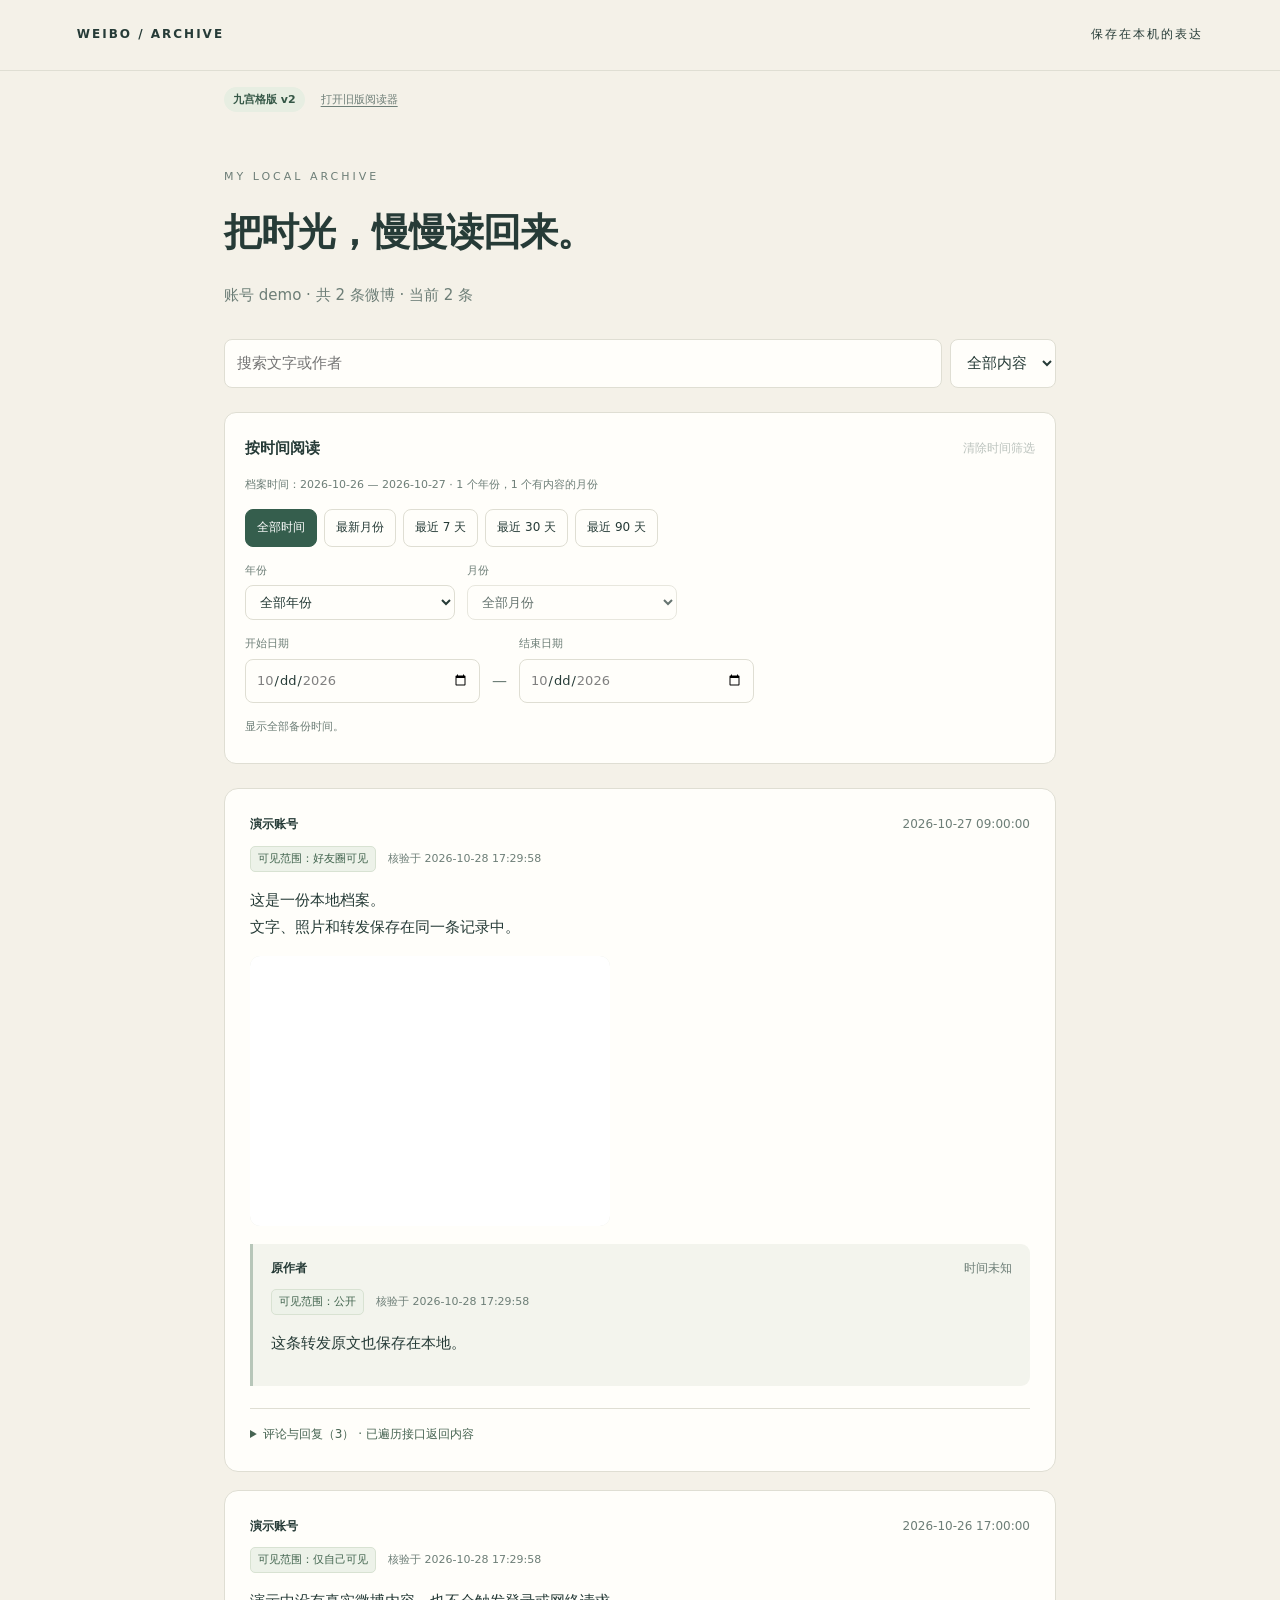
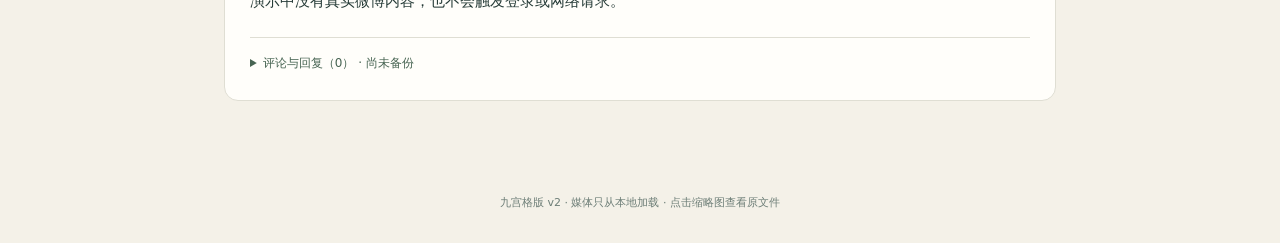
<file: demo/reader-v2.html>
<!doctype html>
<html lang="zh-CN"><head><meta charset="utf-8"><meta name="viewport" content="width=device-width,initial-scale=1"><meta name="referrer" content="no-referrer"><title>微博时光档案 · 九宫格版 v2</title><style>:root{--ink:#263b37;--muted:#6d7e77;--paper:#f4f1e8;--line:#dfded3}*{box-sizing:border-box}body{margin:0;background:var(--paper);color:var(--ink);font:15px/1.8 system-ui,"Microsoft YaHei",sans-serif}header{padding:24px 6vw;border-bottom:1px solid var(--line);display:flex;justify-content:space-between;font-size:12px;letter-spacing:2px}header a{color:inherit;text-decoration:none;font-weight:750}main{max-width:880px;margin:auto;padding:44px 24px}.eyebrow{letter-spacing:3px;font-size:11px;color:var(--muted)}h1{font-size:38px;letter-spacing:-1px;font-weight:600;margin:8px 0}.intro{margin-bottom:30px}.intro>p{color:var(--muted)}.filters{display:flex;gap:8px;flex-wrap:wrap;margin-bottom:24px}input,select,button{font:inherit;padding:10px 12px;border:1px solid var(--line);border-radius:8px;background:#fffefa;color:var(--ink)}#search{flex:1;min-width:180px}.post{background:#fffefa;border:1px solid var(--line);border-radius:14px;padding:25px;margin:18px 0}.meta{display:flex;flex-wrap:wrap;gap:12px;justify-content:space-between;font-size:12px;color:var(--muted)}.author{font-weight:650;color:var(--ink)}.text{white-space:pre-wrap;overflow-wrap:anywhere}.gallery{display:grid;grid-template-columns:repeat(2,minmax(0,1fr));gap:9px;margin-top:16px}.gallery img{width:100%;max-height:560px;object-fit:contain;background:#f2f1e9;border-radius:8px}.gallery video{width:100%;max-height:600px;grid-column:1/-1;border-radius:8px;background:#172721}.repost{border-left:3px solid #b7c6b9;background:#f3f4ed;padding:14px 18px;margin-top:18px;border-radius:0 9px 9px 0}.unavailable{font-size:12px;color:#965c3a;grid-column:1/-1}#more{display:block;margin:28px auto;cursor:pointer}footer{text-align:center;font-size:11px;color:var(--muted);padding:30px}@media(max-width:600px){main{padding:25px 14px}.post{padding:18px}h1{font-size:29px}.filters input[type=date]{width:45%}header span{display:none}.gallery{gap:6px}}
.comments{margin-top:22px;border-top:1px solid var(--line);padding-top:15px}.comments summary,.replies summary{cursor:pointer;font-size:12px;color:#476452}.comment{padding:14px 0;border-bottom:1px solid var(--line)}.comment .text{margin:8px 0}.comment-reference,.comment-note{font-size:11px;color:#8b704c;overflow-wrap:anywhere}.replies{border-left:2px solid #dce4d6;padding-left:10px;margin-top:12px}.replies .replies .replies{border-left:0;padding-left:0}.comment-more{font-size:11px;margin:12px 0;cursor:pointer}.comment .gallery{max-width:500px}
.reply-quote{margin:8px 0;padding:8px 12px;background:#f2f4ed;border-left:2px solid #b5c4ac;color:#687769;font-size:12px;white-space:pre-wrap;overflow-wrap:anywhere}
#more[hidden],.comment-more[hidden]{display:none}

.skipped-video{padding:12px;border:1px dashed var(--line);border-radius:8px}.skipped-video p{margin:0 0 6px}.skipped-video a{color:var(--ink)}

.visibility{display:flex;align-items:center;gap:8px 12px;flex-wrap:wrap;margin:10px 0 14px;font-size:11px}.visibility-badge{background:#edf2e9;color:#3f624c;border:1px solid #d8e2d2;border-radius:5px;padding:2px 7px}.visibility-badge[data-state=unknown]{background:#f3f0e8;color:#806e50;border-color:#e3dccb}.visibility-time{color:var(--muted)}.visibility-warning{color:#965c3a}
.time-filter{background:#fffefa;border:1px solid var(--line);border-radius:12px;padding:18px 20px;margin-bottom:24px}.time-heading{display:flex;align-items:center;justify-content:space-between;gap:12px}.time-heading h2{font-size:15px;font-weight:650;margin:0}.time-filter button,.empty-state button{font-size:12px;padding:7px 11px;cursor:pointer}.time-filter button:disabled{opacity:.45;cursor:default}.time-heading button{border:0;background:transparent;padding-right:0;color:var(--muted)}.time-hint{font-size:11px;line-height:1.8;color:var(--muted);margin:9px 0}.time-presets{display:flex;flex-wrap:wrap;gap:7px;margin:14px 0}.time-presets button[aria-pressed=true]{background:#355e4d;border-color:#355e4d;color:white}.time-fields{display:flex;align-items:flex-end;gap:12px;margin:14px 0;flex-wrap:wrap}.time-fields label{display:flex;flex-direction:column;gap:5px;flex:1;min-width:0;font-size:11px;color:var(--muted)}.time-fields select,.time-fields input{width:100%;min-width:0;padding:8px 10px;font-size:13px}.period-fields>label{max-width:210px}.month-nav{display:flex;gap:7px;flex-wrap:wrap;align-self:flex-end}.custom-dates{flex-wrap:nowrap}.custom-dates label{max-width:235px}.range-separator{padding-bottom:8px;color:var(--muted)}.unknown-dates{font-size:11px;color:var(--muted);display:flex;align-items:center;gap:6px}.unknown-dates input{accent-color:#355e4d}.range-error{font-size:12px;color:#9b4c32;margin-bottom:0}.empty-state{border:1px dashed var(--line);border-radius:12px;padding:24px;text-align:center;color:var(--muted);font-size:13px}.month-nav[hidden],.unknown-dates[hidden],.range-error[hidden],.empty-state[hidden],#empty-clear-dates[hidden]{display:none}:focus-visible{outline:3px solid #a4b9a0;outline-offset:3px}@media(max-width:600px){.time-filter{padding:15px}.period-fields>label{max-width:none}.month-nav{flex-basis:100%}.custom-dates{gap:7px}.custom-dates label{flex:1}.time-fields input[type=date]{padding:8px 5px}.time-heading button{font-size:11px}.time-presets button{padding:7px 9px}}

.reader-versions{max-width:880px;margin:16px auto 0;padding:0 24px;display:flex;gap:16px;align-items:center;flex-wrap:wrap;font-size:11px;color:var(--muted)}.reader-versions>span{background:#e7eee2;color:#345746;padding:3px 9px;border-radius:20px;font-weight:650}.reader-versions a{color:inherit;text-underline-offset:3px}.reader-versions [hidden]{display:none}
.media-grid{display:grid;grid-template-columns:repeat(3,minmax(0,1fr));gap:5px;width:min(100%,540px);margin-top:15px;border-radius:10px;overflow:hidden}.media-grid[data-count="1"]{grid-template-columns:1fr;width:min(100%,360px)}.media-grid[data-count="2"],.media-grid[data-count="4"]{grid-template-columns:repeat(2,minmax(0,1fr));width:min(100%,360px)}.media-tile{position:relative;display:block;aspect-ratio:1;margin:0;padding:0;border:0;border-radius:0;overflow:hidden;background:#e8ebe4;cursor:zoom-in;min-width:0;color:var(--ink)}.media-tile>img,.media-tile>video{display:block;width:100%;height:100%;object-fit:cover;pointer-events:none}.media-grid[data-count="1"] .media-tile{aspect-ratio:4/3}.media-grid[data-count="1"] .media-tile.long-image{aspect-ratio:3/4}.media-tile.long-image img{object-position:center top}.media-grid.single-video{width:min(100%,540px)}.media-grid.single-video .media-tile{aspect-ratio:16/9;background:#172721;cursor:pointer}.media-tile[data-kind=video]{cursor:pointer;background:#172721;color:white}.video-play{position:absolute;z-index:2;left:50%;top:50%;transform:translate(-50%,-50%);display:grid;place-items:center;width:48px;height:48px;background:#12251ab8;border:1px solid #ffffffb3;border-radius:50%;font-size:20px;padding-left:3px;color:white}.media-badge{position:absolute;right:6px;bottom:6px;background:#16271bd6;color:white;border-radius:4px;padding:1px 6px;font-size:10px;z-index:2}.media-overflow{position:absolute;inset:0;display:grid;place-items:center;background:#11251aae;color:white;font-size:30px;font-weight:600;z-index:3}.preview-fallback{position:absolute;inset:0;display:flex;align-items:center;justify-content:center;text-align:center;padding:10px;font-size:12px;background:#eef0e9;color:#687a6c}.media-tile[data-kind=video] .preview-fallback{color:#dce4d7;background:#172721;padding-top:70px}.media-tile.preview-error>img,.media-tile.preview-error>video{opacity:0}.unavailable-tile{border:1px dashed #cdd5c7}.media-count-note{font-size:11px;color:var(--muted);margin:7px 0}.comment .media-grid{max-width:330px}.comment .media-grid[data-count="1"]{max-width:230px}
body.viewer-open{overflow:hidden}.media-viewer{width:min(1100px,96vw);max-width:none;max-height:94vh;border:1px solid #526258;border-radius:12px;padding:0;background:#14231d;color:#eef1eb;overflow:hidden;box-shadow:0 18px 80px #0007}.media-viewer::backdrop{background:#07140de6}.viewer-bar{display:flex;gap:14px;align-items:center;justify-content:space-between;padding:12px 16px;border-bottom:1px solid #ffffff24;font-size:13px}.viewer-counter{margin-left:auto;font-size:12px;color:#c4d0c5}.media-viewer button,.media-viewer a{font-size:12px;color:#e7eee4;background:transparent;border:1px solid #ffffff40;border-radius:6px;padding:7px 11px;cursor:pointer}.media-viewer button:disabled{opacity:.3;cursor:default}.viewer-stage{height:70vh;min-height:180px;overflow:auto;display:flex;align-items:center;justify-content:center;flex-wrap:wrap;align-content:center;padding:12px;overscroll-behavior:contain;touch-action:pan-y}.viewer-stage>img,.viewer-stage>video{display:block;max-width:100%;max-height:100%;object-fit:contain}.viewer-stage>video{width:100%;height:100%}.viewer-tools{display:flex;flex-wrap:wrap;gap:9px;align-items:center;padding:12px 16px;border-top:1px solid #ffffff24}.viewer-tools>a{margin-left:auto;text-decoration:none}.viewer-tools [hidden]{display:none}.media-viewer.is-zoomed .viewer-stage{display:block}.media-viewer.is-zoomed .viewer-stage>img{max-width:none;max-height:none;width:auto;height:auto;margin:0 auto}.media-unavailable{max-width:600px;overflow-wrap:anywhere;color:#d0d9ca;text-align:center;font-size:13px;padding:20px}.media-unavailable p{line-height:1.9}.media-unavailable a{display:inline-block;margin-top:10px}.viewer-error{font-size:12px;color:#e4c9a6;width:100%;text-align:center}@media(max-width:600px){.reader-versions{padding:0 15px;gap:10px}.media-grid{gap:4px}.video-play{width:38px;height:38px;font-size:16px}.media-badge{font-size:9px;right:4px;bottom:4px}.viewer-stage{height:65vh;padding:5px}.viewer-bar{padding:10px;font-size:12px}.viewer-tools{padding:10px;gap:6px}.media-viewer button,.media-viewer a{padding:7px 8px;font-size:11px}.viewer-tools>a{margin-left:0}}
</style></head>
<body><header><a href="#">WEIBO / ARCHIVE</a><span>保存在本机的表达</span></header><nav class="reader-versions" aria-label="阅读器版本"><span>九宫格版 v2</span><a href="reader.html">打开旧版阅读器</a><a id="legacy-snapshot" hidden>打开归档快照</a></nav><main>
<section class="intro"><p class="eyebrow">MY LOCAL ARCHIVE</p><h1>把时光，慢慢读回来。</h1><p id="summary"></p></section>
<section class="filters"><input id="search" placeholder="搜索文字或作者" aria-label="搜索文字或作者"><select id="kind" aria-label="媒体筛选"><option value="">全部内容</option><option value="image">含图片</option><option value="video">含视频</option></select></section>
<section class="time-filter" aria-labelledby="time-title">
  <div class="time-heading"><h2 id="time-title">按时间阅读</h2><button id="clear-dates" type="button">清除时间筛选</button></div>
  <p id="archive-extent" class="time-hint"></p>
  <div class="time-presets" role="group" aria-label="快捷时间范围">
    <button type="button" data-time-preset="all">全部时间</button><button type="button" data-time-preset="latest-month">最新月份</button><button type="button" data-time-preset="7">最近 7 天</button><button type="button" data-time-preset="30">最近 30 天</button><button type="button" data-time-preset="90">最近 90 天</button>
  </div>
  <div class="time-fields period-fields"><label>年份<select id="time-year" aria-label="按年份筛选"><option value="">全部年份</option></select></label><label>月份<select id="time-month" aria-label="按月份筛选" disabled><option value="">全部月份</option></select></label><div class="month-nav" id="month-nav" hidden><button id="older-month" type="button" title="跳到上一个有微博的月份">← 较早月份</button><button id="newer-month" type="button" title="跳到下一个有微博的月份">较新月份 →</button></div></div>
  <div class="time-fields custom-dates"><label>开始日期<input id="from" type="date" aria-label="开始日期" aria-describedby="range-hint range-error"></label><span class="range-separator" aria-hidden="true">—</span><label>结束日期<input id="to" type="date" aria-label="结束日期" aria-describedby="range-hint range-error"></label></div>
  <label id="unknown-dates-label" class="unknown-dates" hidden><input id="include-unknown" type="checkbox"><span id="unknown-dates-text"></span></label>
  <p id="range-hint" class="time-hint" role="status" aria-live="polite"></p><p id="range-error" class="range-error" role="alert" hidden></p>
</section>
<div id="empty" class="empty-state" hidden><p id="empty-message"></p><button id="empty-clear-dates" type="button">清除时间筛选</button></div>
<div id="posts"></div><button id="more">继续阅读</button></main><footer>九宫格版 v2 · 媒体只从本地加载 · 点击缩略图查看原文件</footer><script>const ARCHIVE = {"schema_version": 2, "account_uid": "demo", "posts": [{"id": "1001", "created_at": "2026-10-27T09:00:00+08:00", "author": {"id": "123", "name": "演示账号"}, "text": "这是一份本地档案。\n文字、照片和转发保存在同一条记录中。", "media": [{"id": "68f73628846b6324d943fac784589758", "kind": "image", "key": "example", "url": "https://wx1.sinaimg.cn/example.png", "path": "media/68f73628846b6324d943fac784589758.png", "status": "done", "error": ""}], "repost": {"id": "1000", "created_at": "", "author": {"id": "", "name": "原作者"}, "text": "这条转发原文也保存在本地。", "media": [], "repost": null, "comments_reported": null, "visibility": {"type": 0, "label": "公开", "state": "known", "raw": {"type": 0}, "source": "weibo_api", "checked_at": "2026-10-28T17:29:58+08:00"}, "visibility_check": {"state": "ok", "checked_at": "2026-10-28T17:29:58+08:00", "error": ""}}, "comments_reported": null, "visibility": {"type": 6, "label": "好友圈可见", "state": "known", "raw": {"type": 6}, "source": "weibo_api", "checked_at": "2026-10-28T17:29:58+08:00"}, "visibility_check": {"state": "ok", "checked_at": "2026-10-28T17:29:58+08:00", "error": ""}, "comment_backup": {"state": "complete", "count": 3, "parent_links_unresolved": 0, "coverage": "api_exhausted", "errors": []}}, {"id": "1002", "created_at": "2026-10-26T17:00:00+08:00", "author": {"id": "", "name": "演示账号"}, "text": "演示中没有真实微博内容，也不会触发登录或网络请求。", "media": [], "repost": null, "comments_reported": null, "visibility": {"type": 1, "label": "仅自己可见", "state": "known", "raw": {"type": 1}, "source": "weibo_api", "checked_at": "2026-10-28T17:29:58+08:00"}, "visibility_check": {"state": "ok", "checked_at": "2026-10-28T17:29:58+08:00", "error": ""}, "comment_backup": {"state": "not_started", "count": 0, "coverage": "incomplete", "errors": []}}], "comments": [{"id": "2001", "created_at": "", "author": {"id": "", "name": "读者甲"}, "text": "这是一级评论。", "media": [], "post_id": "1001", "root_id": "2001", "parent_id": null, "parent_relation": "root", "reply_count": null, "has_inline_replies": true, "reply_to_author": "", "reply_original_text": ""}, {"id": "2002", "created_at": "", "author": {"id": "", "name": "读者乙"}, "text": "这条回复关联一级评论。", "media": [], "post_id": "1001", "root_id": "2001", "parent_id": "2001", "parent_relation": "nested", "reply_count": null, "has_inline_replies": true, "reply_to_author": "", "reply_original_text": ""}, {"id": "2003", "created_at": "", "author": {"id": "", "name": "读者丙"}, "text": "这是更深一层回复，父评论是 2002。", "media": [], "post_id": "1001", "root_id": "2001", "parent_id": "2002", "parent_relation": "nested", "reply_count": null, "has_inline_replies": false, "reply_to_author": "", "reply_original_text": ""}]};
const LEGACY_SNAPSHOT = "";
'use strict';
const el = id => document.getElementById(id);
const safePath = path => /^media\/[a-f0-9]{32}\.(jpg|jpeg|png|gif|webp|avif|mp4|mov|webm|m4v)$/.test(path || '');
const node = (tag, text, cls) => {const value=document.createElement(tag);if(text!=null)value.textContent=text;if(cls)value.className=cls;return value;};
function allMedia(post) {return [...(post.media||[]), ...(post.repost?allMedia(post.repost):[])];}
const commentIndex=new Map();
for(const comment of ARCHIVE.comments||[]){if(!commentIndex.has(comment.post_id))commentIndex.set(comment.post_id,[]);commentIndex.get(comment.post_id).push(comment);}
function textOf(post) {return [post.text,post.author?.name,post.repost?textOf(post.repost):'',...(commentIndex.get(post.id)||[]).map(comment=>[comment.text,comment.author?.name].join(' '))].join(' ');}
const legacyLink=el('legacy-snapshot');
if(typeof LEGACY_SNAPSHOT==='string'&&/^reader-v1-\d{8}-\d{6}\.html$/.test(LEGACY_SNAPSHOT)){legacyLink.href=LEGACY_SNAPSHOT;legacyLink.hidden=false;}
const viewer=node('dialog',null,'media-viewer');viewer.id='media-viewer';viewer.setAttribute('aria-label','媒体查看器');
const viewerBar=node('div',null,'viewer-bar'),viewerTitle=node('strong','媒体查看器'),viewerCounter=node('span','','viewer-counter');
const viewerClose=node('button','关闭 ×');viewerClose.type='button';viewerClose.setAttribute('aria-label','关闭媒体查看器');viewerClose.onclick=()=>viewer.close();
viewerBar.append(viewerTitle,viewerCounter,viewerClose);
const viewerStage=node('div',null,'viewer-stage');
const viewerTools=node('div',null,'viewer-tools'),viewerPrev=node('button','← 上一项'),viewerNext=node('button','下一项 →'),viewerZoom=node('button','原尺寸查看'),viewerOriginal=node('a','打开本地原文件');
for(const button of [viewerPrev,viewerNext,viewerZoom])button.type='button';
viewerOriginal.target='_blank';viewerOriginal.rel='noopener noreferrer';
viewerTools.append(viewerPrev,viewerNext,viewerZoom,viewerOriginal);viewer.append(viewerBar,viewerStage,viewerTools);document.body.append(viewer);
let viewerItems=[],viewerIndex=0,viewerOrigin=null,viewerZoomed=false,swipeStart=null;
function isLocalMedia(item){return item?.status==='done'&&safePath(item.path)&&['image','video'].includes(item.kind);}
function stopViewerMedia(){for(const video of viewerStage.querySelectorAll('video')){video.pause();video.removeAttribute('src');video.load();}viewerStage.replaceChildren();}
function missingMedia(item){
  const box=node('div',null,'media-unavailable');
  box.append(node('strong',item.status==='skipped_size'?'视频已按大小上限跳过':'媒体暂不可用'));
  box.append(node('p',item.skip_reason||item.error||'这个文件尚未下载完成，可在后续备份中继续处理。'));
  if(item.status==='skipped_size'&&/^https:\/\//i.test(item.url||'')){const link=node('a','查看原始视频（需要联网）');link.href=item.url;link.target='_blank';link.rel='noopener noreferrer';box.append(link);}
  return box;
}
function renderViewer(){
  stopViewerMedia();viewerZoomed=false;viewer.classList.remove('is-zoomed');viewerZoom.textContent='原尺寸查看';
  const item=viewerItems[viewerIndex];viewerCounter.textContent=`${viewerIndex+1} / ${viewerItems.length}`;
  viewerTitle.textContent=item.kind==='video'?'本地视频':item.kind==='image'?'图片查看器':'媒体详情';
  viewerPrev.disabled=viewerIndex===0;viewerNext.disabled=viewerIndex===viewerItems.length-1;
  viewerZoom.hidden=!isLocalMedia(item)||item.kind!=='image';viewerOriginal.hidden=!isLocalMedia(item);
  viewerOriginal.removeAttribute('href');
  if(!isLocalMedia(item)){viewerStage.append(missingMedia(item));return;}
  viewerOriginal.href=item.path;
  const media=node(item.kind==='video'?'video':'img');
  if(item.kind==='video'){
    media.controls=true;media.preload='metadata';media.playsInline=true;
    media.setAttribute('aria-label','本地备份视频');
    media.addEventListener('error',()=>{if(media.isConnected&&viewer.open&&!viewerStage.querySelector('.viewer-error'))viewerStage.append(node('p','浏览器无法播放此文件，可尝试打开本地原文件。','viewer-error'));});
  }else{media.alt=`备份图片，第 ${viewerIndex+1} 张`;media.addEventListener('error',()=>{if(media.isConnected&&viewer.open&&!viewerStage.querySelector('.viewer-error'))viewerStage.append(node('p','图片文件无法读取，请检查媒体是否仍在原目录。','viewer-error'));});}
  media.src=item.path;viewerStage.append(media);viewerStage.scrollTop=0;viewerStage.scrollLeft=0;
}
function openViewer(items,index,origin){viewerItems=items;viewerIndex=index;viewerOrigin=origin;renderViewer();if(!viewer.open)viewer.showModal();document.body.classList.add('viewer-open');viewerClose.focus();}
function moveViewer(delta){if(viewerItems[viewerIndex+delta]){viewerIndex+=delta;renderViewer();}}
viewerPrev.onclick=()=>moveViewer(-1);viewerNext.onclick=()=>moveViewer(1);
viewerZoom.onclick=()=>{viewerZoomed=!viewerZoomed;viewer.classList.toggle('is-zoomed',viewerZoomed);viewerZoom.textContent=viewerZoomed?'适应窗口':'原尺寸查看';};
viewer.addEventListener('close',()=>{stopViewerMedia();document.body.classList.remove('viewer-open');if(viewerOrigin?.isConnected)viewerOrigin.focus();});
viewer.addEventListener('click',event=>{if(event.target===viewer)viewer.close();});
viewer.addEventListener('keydown',event=>{if(['INPUT','TEXTAREA','SELECT','VIDEO'].includes(event.target.tagName))return;if(event.key==='ArrowLeft'){event.preventDefault();moveViewer(-1);}if(event.key==='ArrowRight'){event.preventDefault();moveViewer(1);}});
viewerStage.addEventListener('pointerdown',event=>{swipeStart=event.pointerType==='touch'&&!viewerZoomed&&viewerItems[viewerIndex]?.kind==='image'?{x:event.clientX,y:event.clientY}:null;});
viewerStage.addEventListener('pointerup',event=>{if(swipeStart){const dx=event.clientX-swipeStart.x,dy=event.clientY-swipeStart.y;if(Math.abs(dx)>60&&Math.abs(dy)<60)moveViewer(dx<0?1:-1);}swipeStart=null;});
function durationLabel(seconds){if(!Number.isFinite(seconds)||seconds<0)return '';const n=Math.floor(seconds);return `${Math.floor(n/60)}:${String(n%60).padStart(2,'0')}`;}
function addGallery(parent,items){
  if(!items?.length)return;
  const gallery=node('div',null,'media-grid');gallery.dataset.count=String(Math.min(items.length,9));
  gallery.classList.toggle('single-video',items.length===1&&items[0].kind==='video');
  const visibleItems=items.slice(0,9);
  for(const [index,item]of visibleItems.entries()){
    const tile=node('button',null,'media-tile');tile.type='button';tile.dataset.kind=item.kind;
    tile.setAttribute('aria-label',`${item.kind==='video'?'打开视频':'查看图片'}，第 ${index+1} 项，共 ${items.length} 项`);
    tile.onclick=()=>openViewer(items,index,tile);
    if(isLocalMedia(item)){
      const preview=node(item.kind==='video'?'video':'img');
      if(item.kind==='video'){
        preview.preload='metadata';preview.muted=true;preview.playsInline=true;preview.tabIndex=-1;
        const play=node('span','▶','video-play');play.setAttribute('aria-hidden','true');tile.append(play);
        const badge=node('span','视频','media-badge');tile.append(badge);
        preview.addEventListener('loadedmetadata',()=>{badge.textContent=durationLabel(preview.duration)||'视频';});
      }else{
        preview.loading='lazy';preview.decoding='async';preview.alt=`备份图片 ${index+1}`;
        preview.addEventListener('load',()=>{if(preview.naturalHeight>preview.naturalWidth*2){tile.classList.add('long-image');tile.append(node('span','长图','media-badge'));}else if(/\.gif$/i.test(item.path))tile.append(node('span','GIF','media-badge'));});
      }
      preview.src=item.path;preview.addEventListener('error',()=>{tile.classList.add('preview-error');if(!tile.querySelector('.preview-fallback'))tile.append(node('span',item.kind==='video'?'本地视频 · 点击打开播放器':'图片无法读取','preview-fallback'));});
      tile.prepend(preview);
    }else{
      tile.classList.add('unavailable-tile');tile.append(node('span',item.status==='skipped_size'?'视频超限已跳过':item.kind==='video'?'视频待完成':item.kind==='image'?'图片待完成':'媒体待适配','preview-fallback'));
      tile.title=item.skip_reason||item.error||'媒体未完成';
    }
    if(index===8&&items.length>9){tile.append(node('span',`+${items.length-9}`,'media-overflow'));tile.setAttribute('aria-label',`查看全部 ${items.length} 项媒体，从第 9 项开始`);}
    gallery.append(tile);
  }
  parent.append(gallery);
  if(items.length>9)parent.append(node('p',`共 ${items.length} 项媒体 · 点击缩略图后可前后查看全部`,'media-count-note'));
}
function appendPaged(parent,items,render){let offset=0;const more=node('button','查看更多评论','comment-more');more.type='button';const append=()=>{for(const item of items.slice(offset,offset+25))parent.insertBefore(render(item),more);offset+=25;more.hidden=offset>=items.length;};more.onclick=append;parent.append(more);append();}
function commentsPanel(post){
  const comments=commentIndex.get(post.id)||[],info=post.comment_backup||{state:'not_started'};
  const details=node('details',null,'comments');
  const states={not_started:'尚未备份',pending:'待继续',partial:'部分未完成',error:'需要重试',complete:'已遍历接口返回内容'};
  details.append(node('summary',`评论与回复（${comments.length}） · ${states[info.state]||info.state}`));
  if(info.parent_links_unresolved)details.append(node('p',`${info.parent_links_unresolved} 条回复未返回直接父评论标识，按所属楼中楼分组展示。`,'comment-note'));
  for(const message of info.errors||[])details.append(node('p',message,'comment-note'));
  if(!comments.length){details.append(node('p',info.state==='complete'?'当前接口未返回评论。':'评论尚未下载完成。','comment-note'));return details;}
  const byId=new Map(comments.map(comment=>[comment.id,comment])),children=new Map(),roots=[];
  for(const comment of comments){let parent=comment.parent_id;const trail=new Set([comment.id]);let check=parent,cycle=false;while(check&&byId.has(check)){if(trail.has(check)){cycle=true;break;}trail.add(check);check=byId.get(check).parent_id;}
    if(cycle){roots.push(comment);continue;}
    if(!parent||!byId.has(parent)){parent=comment.root_id!==comment.id&&byId.has(comment.root_id)?comment.root_id:null;}
    if(parent){if(!children.has(parent))children.set(parent,[]);children.get(parent).push(comment);}else roots.push(comment);
  }
  function render(comment,path=new Set(),depth=0){
    if(path.has(comment.id)||depth>64)return node('p','评论关联存在循环或层级过深，原始关联保留在 JSON 中。','comment-note');
    const next=new Set(path);next.add(comment.id);
    const item=node('div',null,'comment');item.id=`comment-${post.id}-${comment.id}`;
    const meta=node('div',null,'meta');meta.append(node('span',comment.author?.name||'未知作者','author'),node('time',(comment.created_at||'').replace('T',' ').slice(0,19)));item.append(meta);
    if(comment.parent_id){const target=byId.get(comment.parent_id);item.append(node('p',target?`回复 ${target.author?.name||'未知作者'} · 评论 ${comment.parent_id}`:`回复评论 ${comment.parent_id}（原评论未由平台返回）`,'comment-reference'));}
    else if(comment.parent_relation==='thread_only')item.append(node('p',(comment.reply_to_author?`回复 @${comment.reply_to_author} · `:'')+'所属一级评论已知，直接父评论标识未由平台返回。','comment-reference'));
    if(comment.reply_original_text)item.append(node('blockquote',comment.reply_original_text,'reply-quote'));
    item.append(node('p',comment.text||'','text'));addGallery(item,comment.media);
    const descendants=children.get(comment.id)||[];
    if(descendants.length){const replies=node('details',null,'replies');replies.append(node('summary',`展开回复（${descendants.length}）`));let loaded=false;replies.addEventListener('toggle',()=>{if(replies.open&&!loaded){loaded=true;const list=node('div');appendPaged(list,descendants,child=>render(child,next,depth+1));replies.append(list);}});item.append(replies);}
    return item;
  }
  let loaded=false;details.addEventListener('toggle',()=>{if(details.open&&!loaded){loaded=true;const list=node('div');appendPaged(list,roots,comment=>render(comment));details.append(list);}});
  return details;
}
function card(post,nested=false) {
  const article=node(nested?'div':'article',null,nested?'repost':'post');
  const meta=node('div',null,'meta');meta.append(node('span',post.author?.name||'未知作者','author'),node('time',post.created_at?post.created_at.replace('T',' ').slice(0,19):'时间未知'));article.append(meta);
  const scope=post.visibility,check=post.visibility_check,failed=check?.state==='error';
  const visibility=node('div',null,'visibility');
  const badge=node('span',`${failed?'上次记录的可见范围':'可见范围'}：${scope?.label||'未知（尚未核验）'}`,'visibility-badge');
  badge.dataset.state=scope?.state||'unknown';
  if(scope?.type!=null)badge.title=`平台可见范围类型：${scope.type}`;
  visibility.append(badge);
  const checked=scope?.checked_at?scope.checked_at.replace('T',' ').slice(0,19):'';
  if(checked)visibility.append(node('span',`核验于 ${checked}`,'visibility-time'));
  if(failed){const warning=node('span','本次核验失败，当前范围待确认','visibility-warning');warning.title=check.error||'';visibility.append(warning);}
  article.append(visibility);
  article.append(node('p',post.text||'','text'));
  addGallery(article,post.media);
  if(post.repost)article.append(card(post.repost,true));
  if(!nested)article.append(commentsPanel(post));return article;
}
let matches=[],shown=0;
function more(){for(const post of matches.slice(shown,shown+50))el('posts').append(card(post));shown+=50;el('more').hidden=shown>=matches.length;}

function validDay(day){return /^\d{4}-\d{2}-\d{2}$/.test(day)&&Number.isFinite(Date.parse(day+'T00:00:00Z'))&&new Date(day+'T00:00:00Z').toISOString().slice(0,10)===day;}
function postDay(post){const day=String(post.created_at||'').slice(0,10);return validDay(day)?day:'';}
const years=new Map(),months=new Map(),days=ARCHIVE.posts.map(postDay).filter(Boolean).sort();
for(const day of days){const year=day.slice(0,4),month=day.slice(0,7);years.set(year,(years.get(year)||0)+1);months.set(month,(months.get(month)||0)+1);}
const earliest=days[0]||'',latest=days.at(-1)||'',monthKeys=[...months.keys()].sort(),unknownDates=ARCHIVE.posts.length-days.length;
const timeStorageKey='weiboArchive.readerTime.'+ARCHIVE.account_uid;
let timeMode='all';
function option(value,text){const item=node('option',text);item.value=value;return item;}
for(const year of [...years.keys()].sort().reverse())el('time-year').append(option(year,`${year} 年 · ${years.get(year)} 条`));
el('archive-extent').textContent=days.length?`档案时间：${earliest} — ${latest} · ${years.size} 个年份，${months.size} 个有内容的月份`:'档案中暂无有效的微博日期。';
for(const id of ['from','to']){el(id).disabled=!days.length;el(id).min=earliest;el(id).max=latest;}
el('time-year').disabled=!years.size;
el('unknown-dates-label').hidden=!unknownDates;
el('unknown-dates-text').textContent=`同时显示时间未知的 ${unknownDates} 条微博`;
function monthOptions(year){el('time-month').replaceChildren(option('','全部月份'));for(const key of monthKeys.filter(key=>key.startsWith(year+'-')).reverse())el('time-month').append(option(key.slice(5),`${Number(key.slice(5))} 月 · ${months.get(key)} 条`));el('time-month').disabled=!year;}
function saveTime(){try{localStorage.setItem(timeStorageKey,JSON.stringify({mode:timeMode,year:el('time-year').value,month:el('time-month').value,start:el('from').value,end:el('to').value,includeUnknown:el('include-unknown').checked}));}catch(e){}}
function rangeError(){const start=el('from').value,end=el('to').value;if(start&&end&&start>end)return '开始日期不能晚于结束日期，请调整范围。';if([el('from'),el('to')].some(input=>!input.validity.valid))return '请选择档案起止日期以内的有效日期。';return '';}
function updateTimeControls(){
  const start=el('from').value,end=el('to').value,limited=Boolean(start||end);
  el('from').max=end||latest;el('to').min=start||earliest;
  const error=rangeError();el('range-error').textContent=error;el('range-error').hidden=!error;
  for(const input of [el('from'),el('to')])input.setAttribute('aria-invalid',String(Boolean(error)));
  document.querySelectorAll('[data-time-preset]').forEach(button=>{button.setAttribute('aria-pressed',String(button.dataset.timePreset===timeMode));button.disabled=!days.length&&button.dataset.timePreset!=='all';});
  el('month-nav').hidden=!el('time-month').value;
  const index=monthKeys.indexOf(el('time-year').value+'-'+el('time-month').value);
  el('older-month').disabled=index<=0;el('newer-month').disabled=index<0||index>=monthKeys.length-1;
  el('include-unknown').disabled=!limited;
  el('clear-dates').disabled=!limited&&!error;
  let hint=limited?`正在阅读 ${start||earliest} — ${end||latest}（北京时间，包含首尾两天）。`:'显示全部备份时间。';
  if(['7','30','90'].includes(timeMode))hint+=` 最近 ${timeMode} 天从档案最新日期 ${latest} 倒推。`;
  if(unknownDates&&limited)hint+=el('include-unknown').checked?` 另含 ${unknownDates} 条时间未知的微博。`:` ${unknownDates} 条时间未知的微博暂不显示。`;
  el('range-hint').textContent=hint;
  return error;
}
function setRange(start='',end='',mode='all',year='',month=''){
  timeMode=mode;el('from').value=start;el('to').value=end;el('time-year').value=year;monthOptions(year);el('time-month').value=month;filter();saveTime();
}
function chooseMonth(key,mode='month'){const selected=days.filter(day=>day.startsWith(key+'-'));if(selected.length)setRange(selected[0],selected.at(-1),mode,key.slice(0,4),key.slice(5));}
function chooseYear(year){const selected=days.filter(day=>day.startsWith(year+'-'));if(selected.length)setRange(selected[0],selected.at(-1),'year',year);else setRange();}
function preset(mode){
  if(mode==='all'){el('include-unknown').checked=false;setRange();return;}
  if(!latest)return;
  if(mode==='latest-month'){chooseMonth(latest.slice(0,7),mode);return;}
  if(!['7','30','90'].includes(mode))return;
  const start=new Date(Date.parse(latest+'T00:00:00Z')-(Number(mode)-1)*86400000).toISOString().slice(0,10);
  setRange(start<earliest?earliest:start,latest,mode);
}
function filter(){
  const error=updateTimeControls(),query=el('search').value.trim().toLowerCase(),start=el('from').value,end=el('to').value,kind=el('kind').value;
  matches=error?[]:ARCHIVE.posts.filter(post=>{const day=postDay(post),inRange=day?(!start||day>=start)&&(!end||day<=end):(!start&&!end)||el('include-unknown').checked;return inRange&&(!query||textOf(post).toLowerCase().includes(query))&&(!kind||allMedia(post).some(item=>item.kind===kind));});
  el('summary').textContent=`账号 ${ARCHIVE.account_uid} · 共 ${ARCHIVE.posts.length} 条微博 · 当前 ${matches.length} 条`;
  el('empty').hidden=Boolean(matches.length);
  el('empty-message').textContent=error?'请先调整日期，再继续阅读。':'当前筛选条件下没有微博，可以调整时间范围、搜索词或媒体类型。';
  el('empty-clear-dates').hidden=!start&&!end&&!error;
  el('posts').replaceChildren();shown=0;more();
}
for(const id of ['search','kind'])el(id).addEventListener('input',filter);
for(const id of ['from','to'])el(id).addEventListener('input',()=>{timeMode=el('from').value||el('to').value?'custom':'all';el('time-year').value='';monthOptions('');filter();if(!rangeError())saveTime();});
el('include-unknown').addEventListener('change',()=>{filter();saveTime();});
el('time-year').addEventListener('change',()=>chooseYear(el('time-year').value));
el('time-month').addEventListener('change',()=>el('time-month').value?chooseMonth(el('time-year').value+'-'+el('time-month').value):chooseYear(el('time-year').value));
for(const [id,delta] of [['older-month',-1],['newer-month',1]])el(id).onclick=()=>{const index=monthKeys.indexOf(el('time-year').value+'-'+el('time-month').value);if(index>=0&&monthKeys[index+delta])chooseMonth(monthKeys[index+delta]);};
for(const button of document.querySelectorAll('[data-time-preset]'))button.onclick=()=>preset(button.dataset.timePreset);
for(const id of ['clear-dates','empty-clear-dates'])el(id).onclick=()=>preset('all');
el('more').onclick=more;
let savedTime=null;try{savedTime=JSON.parse(localStorage.getItem(timeStorageKey));}catch(e){}
if(savedTime){
  el('include-unknown').checked=Boolean(savedTime.includeUnknown);
  if(savedTime.mode==='year'&&years.has(savedTime.year))chooseYear(savedTime.year);
  else if(savedTime.mode==='month'&&months.has(savedTime.year+'-'+savedTime.month))chooseMonth(savedTime.year+'-'+savedTime.month);
  else if(savedTime.mode==='custom'&&[savedTime.start,savedTime.end].every(day=>!day||(validDay(day)&&day>=earliest&&day<=latest))&&(!savedTime.start||!savedTime.end||savedTime.start<=savedTime.end))setRange(savedTime.start,savedTime.end,'custom');
  else preset(['all','latest-month','7','30','90'].includes(savedTime.mode)?savedTime.mode:'all');
}else preset('all');
</script></body></html>
</file>
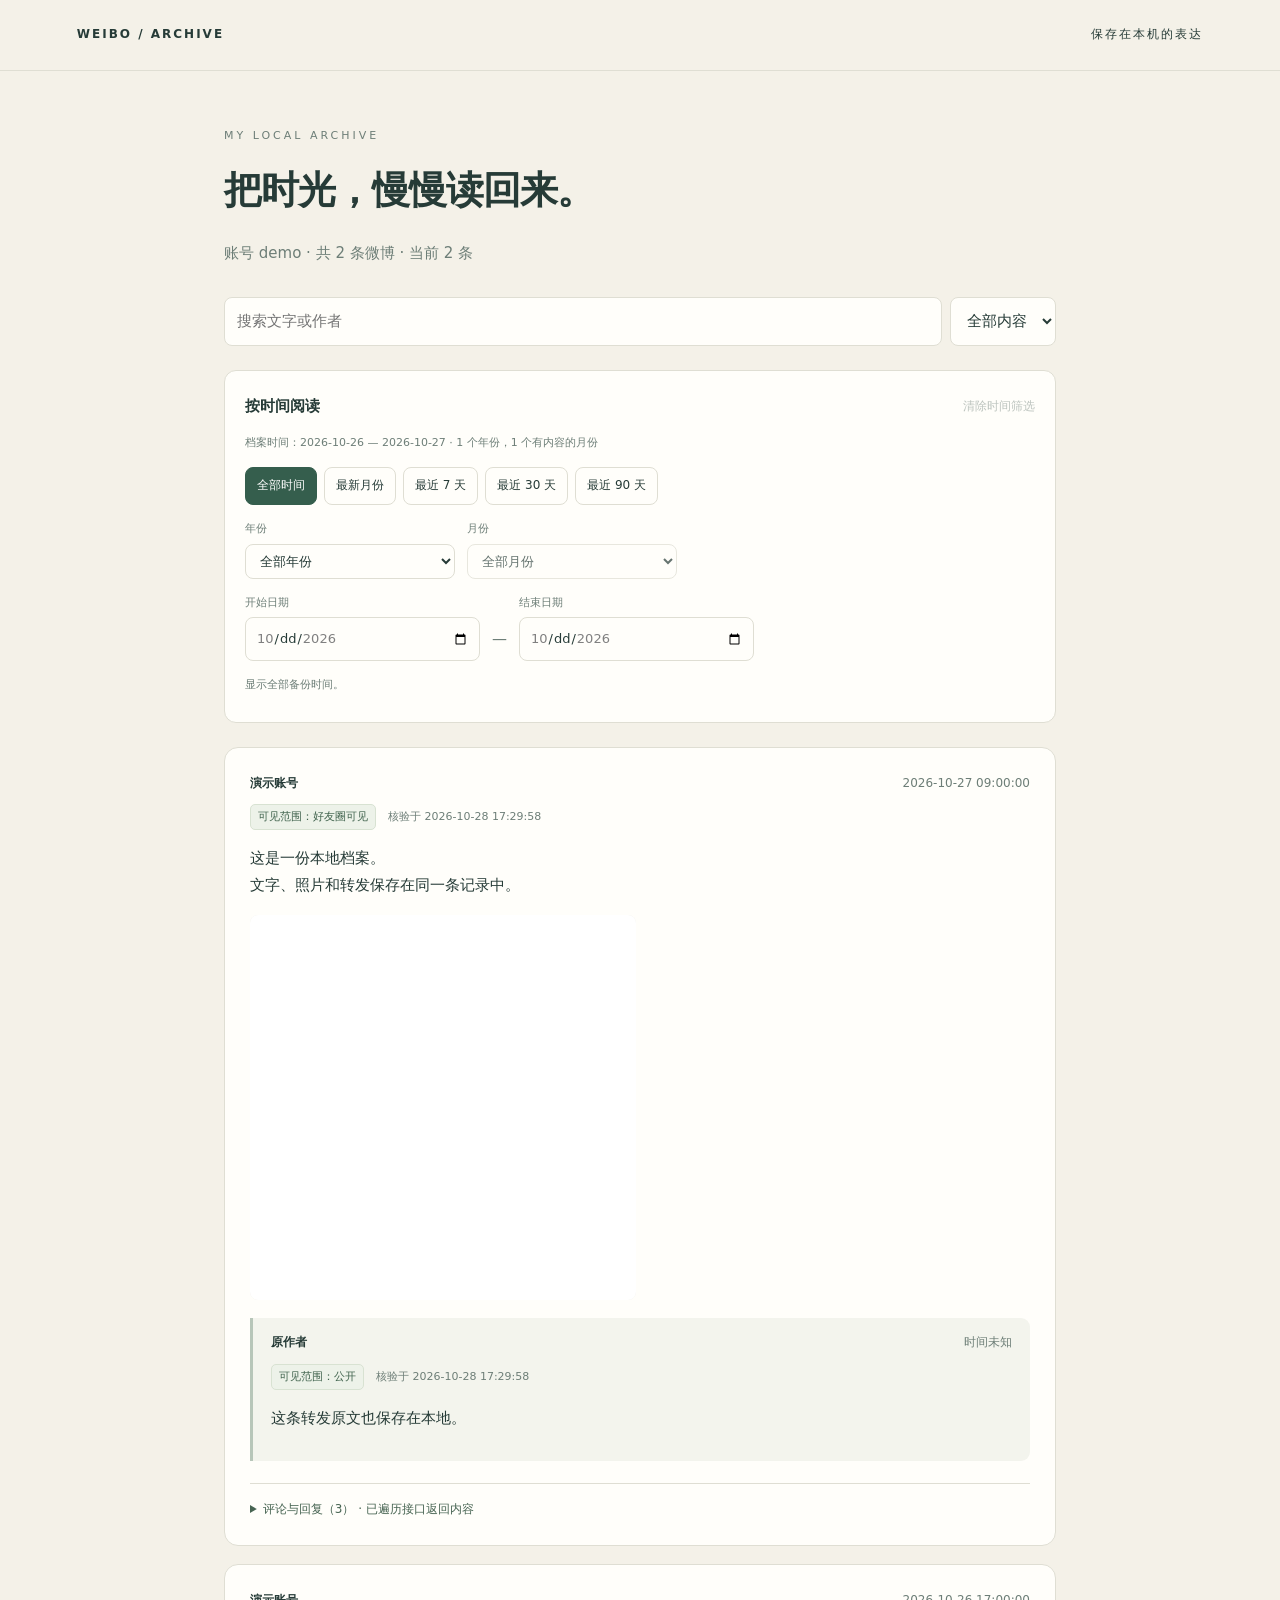
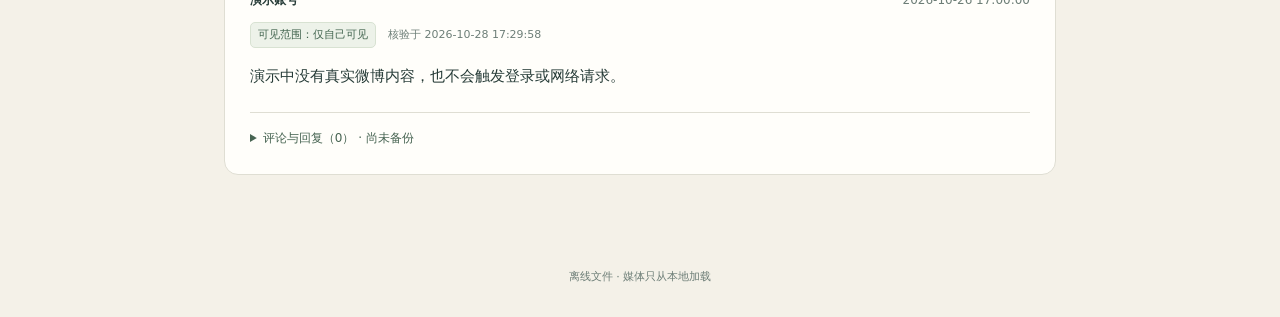
<file: demo/reader.html>
<!doctype html>
<html lang="zh-CN"><head><meta charset="utf-8"><meta name="viewport" content="width=device-width,initial-scale=1"><meta name="referrer" content="no-referrer"><title>微博时光档案 · 离线阅读</title><style>:root{--ink:#263b37;--muted:#6d7e77;--paper:#f4f1e8;--line:#dfded3}*{box-sizing:border-box}body{margin:0;background:var(--paper);color:var(--ink);font:15px/1.8 system-ui,"Microsoft YaHei",sans-serif}header{padding:24px 6vw;border-bottom:1px solid var(--line);display:flex;justify-content:space-between;font-size:12px;letter-spacing:2px}header a{color:inherit;text-decoration:none;font-weight:750}main{max-width:880px;margin:auto;padding:44px 24px}.eyebrow{letter-spacing:3px;font-size:11px;color:var(--muted)}h1{font-size:38px;letter-spacing:-1px;font-weight:600;margin:8px 0}.intro{margin-bottom:30px}.intro>p{color:var(--muted)}.filters{display:flex;gap:8px;flex-wrap:wrap;margin-bottom:24px}input,select,button{font:inherit;padding:10px 12px;border:1px solid var(--line);border-radius:8px;background:#fffefa;color:var(--ink)}#search{flex:1;min-width:180px}.post{background:#fffefa;border:1px solid var(--line);border-radius:14px;padding:25px;margin:18px 0}.meta{display:flex;flex-wrap:wrap;gap:12px;justify-content:space-between;font-size:12px;color:var(--muted)}.author{font-weight:650;color:var(--ink)}.text{white-space:pre-wrap;overflow-wrap:anywhere}.gallery{display:grid;grid-template-columns:repeat(2,minmax(0,1fr));gap:9px;margin-top:16px}.gallery img{width:100%;max-height:560px;object-fit:contain;background:#f2f1e9;border-radius:8px}.gallery video{width:100%;max-height:600px;grid-column:1/-1;border-radius:8px;background:#172721}.repost{border-left:3px solid #b7c6b9;background:#f3f4ed;padding:14px 18px;margin-top:18px;border-radius:0 9px 9px 0}.unavailable{font-size:12px;color:#965c3a;grid-column:1/-1}#more{display:block;margin:28px auto;cursor:pointer}footer{text-align:center;font-size:11px;color:var(--muted);padding:30px}@media(max-width:600px){main{padding:25px 14px}.post{padding:18px}h1{font-size:29px}.filters input[type=date]{width:45%}header span{display:none}.gallery{gap:6px}}
.comments{margin-top:22px;border-top:1px solid var(--line);padding-top:15px}.comments summary,.replies summary{cursor:pointer;font-size:12px;color:#476452}.comment{padding:14px 0;border-bottom:1px solid var(--line)}.comment .text{margin:8px 0}.comment-reference,.comment-note{font-size:11px;color:#8b704c;overflow-wrap:anywhere}.replies{border-left:2px solid #dce4d6;padding-left:10px;margin-top:12px}.replies .replies .replies{border-left:0;padding-left:0}.comment-more{font-size:11px;margin:12px 0;cursor:pointer}.comment .gallery{max-width:500px}
.reply-quote{margin:8px 0;padding:8px 12px;background:#f2f4ed;border-left:2px solid #b5c4ac;color:#687769;font-size:12px;white-space:pre-wrap;overflow-wrap:anywhere}
#more[hidden],.comment-more[hidden]{display:none}

.skipped-video{padding:12px;border:1px dashed var(--line);border-radius:8px}.skipped-video p{margin:0 0 6px}.skipped-video a{color:var(--ink)}

.visibility{display:flex;align-items:center;gap:8px 12px;flex-wrap:wrap;margin:10px 0 14px;font-size:11px}.visibility-badge{background:#edf2e9;color:#3f624c;border:1px solid #d8e2d2;border-radius:5px;padding:2px 7px}.visibility-badge[data-state=unknown]{background:#f3f0e8;color:#806e50;border-color:#e3dccb}.visibility-time{color:var(--muted)}.visibility-warning{color:#965c3a}
.time-filter{background:#fffefa;border:1px solid var(--line);border-radius:12px;padding:18px 20px;margin-bottom:24px}.time-heading{display:flex;align-items:center;justify-content:space-between;gap:12px}.time-heading h2{font-size:15px;font-weight:650;margin:0}.time-filter button,.empty-state button{font-size:12px;padding:7px 11px;cursor:pointer}.time-filter button:disabled{opacity:.45;cursor:default}.time-heading button{border:0;background:transparent;padding-right:0;color:var(--muted)}.time-hint{font-size:11px;line-height:1.8;color:var(--muted);margin:9px 0}.time-presets{display:flex;flex-wrap:wrap;gap:7px;margin:14px 0}.time-presets button[aria-pressed=true]{background:#355e4d;border-color:#355e4d;color:white}.time-fields{display:flex;align-items:flex-end;gap:12px;margin:14px 0;flex-wrap:wrap}.time-fields label{display:flex;flex-direction:column;gap:5px;flex:1;min-width:0;font-size:11px;color:var(--muted)}.time-fields select,.time-fields input{width:100%;min-width:0;padding:8px 10px;font-size:13px}.period-fields>label{max-width:210px}.month-nav{display:flex;gap:7px;flex-wrap:wrap;align-self:flex-end}.custom-dates{flex-wrap:nowrap}.custom-dates label{max-width:235px}.range-separator{padding-bottom:8px;color:var(--muted)}.unknown-dates{font-size:11px;color:var(--muted);display:flex;align-items:center;gap:6px}.unknown-dates input{accent-color:#355e4d}.range-error{font-size:12px;color:#9b4c32;margin-bottom:0}.empty-state{border:1px dashed var(--line);border-radius:12px;padding:24px;text-align:center;color:var(--muted);font-size:13px}.month-nav[hidden],.unknown-dates[hidden],.range-error[hidden],.empty-state[hidden],#empty-clear-dates[hidden]{display:none}:focus-visible{outline:3px solid #a4b9a0;outline-offset:3px}@media(max-width:600px){.time-filter{padding:15px}.period-fields>label{max-width:none}.month-nav{flex-basis:100%}.custom-dates{gap:7px}.custom-dates label{flex:1}.time-fields input[type=date]{padding:8px 5px}.time-heading button{font-size:11px}.time-presets button{padding:7px 9px}}
</style></head>
<body><header><a href="#">WEIBO / ARCHIVE</a><span>保存在本机的表达</span></header><main>
<section class="intro"><p class="eyebrow">MY LOCAL ARCHIVE</p><h1>把时光，慢慢读回来。</h1><p id="summary"></p></section>
<section class="filters"><input id="search" placeholder="搜索文字或作者" aria-label="搜索文字或作者"><select id="kind" aria-label="媒体筛选"><option value="">全部内容</option><option value="image">含图片</option><option value="video">含视频</option></select></section>
<section class="time-filter" aria-labelledby="time-title">
  <div class="time-heading"><h2 id="time-title">按时间阅读</h2><button id="clear-dates" type="button">清除时间筛选</button></div>
  <p id="archive-extent" class="time-hint"></p>
  <div class="time-presets" role="group" aria-label="快捷时间范围">
    <button type="button" data-time-preset="all">全部时间</button><button type="button" data-time-preset="latest-month">最新月份</button><button type="button" data-time-preset="7">最近 7 天</button><button type="button" data-time-preset="30">最近 30 天</button><button type="button" data-time-preset="90">最近 90 天</button>
  </div>
  <div class="time-fields period-fields"><label>年份<select id="time-year" aria-label="按年份筛选"><option value="">全部年份</option></select></label><label>月份<select id="time-month" aria-label="按月份筛选" disabled><option value="">全部月份</option></select></label><div class="month-nav" id="month-nav" hidden><button id="older-month" type="button" title="跳到上一个有微博的月份">← 较早月份</button><button id="newer-month" type="button" title="跳到下一个有微博的月份">较新月份 →</button></div></div>
  <div class="time-fields custom-dates"><label>开始日期<input id="from" type="date" aria-label="开始日期" aria-describedby="range-hint range-error"></label><span class="range-separator" aria-hidden="true">—</span><label>结束日期<input id="to" type="date" aria-label="结束日期" aria-describedby="range-hint range-error"></label></div>
  <label id="unknown-dates-label" class="unknown-dates" hidden><input id="include-unknown" type="checkbox"><span id="unknown-dates-text"></span></label>
  <p id="range-hint" class="time-hint" role="status" aria-live="polite"></p><p id="range-error" class="range-error" role="alert" hidden></p>
</section>
<div id="empty" class="empty-state" hidden><p id="empty-message"></p><button id="empty-clear-dates" type="button">清除时间筛选</button></div>
<div id="posts"></div><button id="more">继续阅读</button></main><footer>离线文件 · 媒体只从本地加载</footer><script>const ARCHIVE = {"schema_version": 2, "account_uid": "demo", "posts": [{"id": "1001", "created_at": "2026-10-27T09:00:00+08:00", "author": {"id": "123", "name": "演示账号"}, "text": "这是一份本地档案。\n文字、照片和转发保存在同一条记录中。", "media": [{"id": "68f73628846b6324d943fac784589758", "kind": "image", "key": "example", "url": "https://wx1.sinaimg.cn/example.png", "path": "media/68f73628846b6324d943fac784589758.png", "status": "done", "error": ""}], "repost": {"id": "1000", "created_at": "", "author": {"id": "", "name": "原作者"}, "text": "这条转发原文也保存在本地。", "media": [], "repost": null, "comments_reported": null, "visibility": {"type": 0, "label": "公开", "state": "known", "raw": {"type": 0}, "source": "weibo_api", "checked_at": "2026-10-28T17:29:58+08:00"}, "visibility_check": {"state": "ok", "checked_at": "2026-10-28T17:29:58+08:00", "error": ""}}, "comments_reported": null, "visibility": {"type": 6, "label": "好友圈可见", "state": "known", "raw": {"type": 6}, "source": "weibo_api", "checked_at": "2026-10-28T17:29:58+08:00"}, "visibility_check": {"state": "ok", "checked_at": "2026-10-28T17:29:58+08:00", "error": ""}, "comment_backup": {"state": "complete", "count": 3, "parent_links_unresolved": 0, "coverage": "api_exhausted", "errors": []}}, {"id": "1002", "created_at": "2026-10-26T17:00:00+08:00", "author": {"id": "", "name": "演示账号"}, "text": "演示中没有真实微博内容，也不会触发登录或网络请求。", "media": [], "repost": null, "comments_reported": null, "visibility": {"type": 1, "label": "仅自己可见", "state": "known", "raw": {"type": 1}, "source": "weibo_api", "checked_at": "2026-10-28T17:29:58+08:00"}, "visibility_check": {"state": "ok", "checked_at": "2026-10-28T17:29:58+08:00", "error": ""}, "comment_backup": {"state": "not_started", "count": 0, "coverage": "incomplete", "errors": []}}], "comments": [{"id": "2001", "created_at": "", "author": {"id": "", "name": "读者甲"}, "text": "这是一级评论。", "media": [], "post_id": "1001", "root_id": "2001", "parent_id": null, "parent_relation": "root", "reply_count": null, "has_inline_replies": true, "reply_to_author": "", "reply_original_text": ""}, {"id": "2002", "created_at": "", "author": {"id": "", "name": "读者乙"}, "text": "这条回复关联一级评论。", "media": [], "post_id": "1001", "root_id": "2001", "parent_id": "2001", "parent_relation": "nested", "reply_count": null, "has_inline_replies": true, "reply_to_author": "", "reply_original_text": ""}, {"id": "2003", "created_at": "", "author": {"id": "", "name": "读者丙"}, "text": "这是更深一层回复，父评论是 2002。", "media": [], "post_id": "1001", "root_id": "2001", "parent_id": "2002", "parent_relation": "nested", "reply_count": null, "has_inline_replies": false, "reply_to_author": "", "reply_original_text": ""}]};
'use strict';
const el = id => document.getElementById(id);
const safePath = path => /^media\/[a-f0-9]{32}\.(jpg|jpeg|png|gif|webp|avif|mp4|mov|webm|m4v)$/.test(path || '');
const node = (tag, text, cls) => {const value=document.createElement(tag);if(text!=null)value.textContent=text;if(cls)value.className=cls;return value;};
function allMedia(post) {return [...(post.media||[]), ...(post.repost?allMedia(post.repost):[])];}
const commentIndex=new Map();
for(const comment of ARCHIVE.comments||[]){if(!commentIndex.has(comment.post_id))commentIndex.set(comment.post_id,[]);commentIndex.get(comment.post_id).push(comment);}
function textOf(post) {return [post.text,post.author?.name,post.repost?textOf(post.repost):'',...(commentIndex.get(post.id)||[]).map(comment=>[comment.text,comment.author?.name].join(' '))].join(' ');}
function addGallery(parent,items){const gallery=node('div',null,'gallery');for(const item of items||[]){if(item.status==='done'&&safePath(item.path)){const media=node(item.kind==='video'?'video':'img');media.src=item.path;if(item.kind==='video'){media.controls=true;media.preload='none';}else{media.loading='lazy';media.alt='备份图片';}gallery.append(media);}else if(item.status==='skipped_size'){const notice=node('div',null,'unavailable skipped-video');notice.append(node('p',item.skip_reason||'视频超出设置的大小上限，已跳过本地下载'));if(/^https:\/\//i.test(item.url||'')){const link=node('a','查看原始视频（需要联网）');link.href=item.url;link.target='_blank';link.rel='noopener noreferrer';notice.append(link);}gallery.append(notice);}else gallery.append(node('p',`未完成媒体：${item.error||item.status||'等待下载'}`,'unavailable'));}if(gallery.childNodes.length)parent.append(gallery);}
function appendPaged(parent,items,render){let offset=0;const more=node('button','查看更多评论','comment-more');more.type='button';const append=()=>{for(const item of items.slice(offset,offset+25))parent.insertBefore(render(item),more);offset+=25;more.hidden=offset>=items.length;};more.onclick=append;parent.append(more);append();}
function commentsPanel(post){
  const comments=commentIndex.get(post.id)||[],info=post.comment_backup||{state:'not_started'};
  const details=node('details',null,'comments');
  const states={not_started:'尚未备份',pending:'待继续',partial:'部分未完成',error:'需要重试',complete:'已遍历接口返回内容'};
  details.append(node('summary',`评论与回复（${comments.length}） · ${states[info.state]||info.state}`));
  if(info.parent_links_unresolved)details.append(node('p',`${info.parent_links_unresolved} 条回复未返回直接父评论标识，按所属楼中楼分组展示。`,'comment-note'));
  for(const message of info.errors||[])details.append(node('p',message,'comment-note'));
  if(!comments.length){details.append(node('p',info.state==='complete'?'当前接口未返回评论。':'评论尚未下载完成。','comment-note'));return details;}
  const byId=new Map(comments.map(comment=>[comment.id,comment])),children=new Map(),roots=[];
  for(const comment of comments){let parent=comment.parent_id;const trail=new Set([comment.id]);let check=parent,cycle=false;while(check&&byId.has(check)){if(trail.has(check)){cycle=true;break;}trail.add(check);check=byId.get(check).parent_id;}
    if(cycle){roots.push(comment);continue;}
    if(!parent||!byId.has(parent)){parent=comment.root_id!==comment.id&&byId.has(comment.root_id)?comment.root_id:null;}
    if(parent){if(!children.has(parent))children.set(parent,[]);children.get(parent).push(comment);}else roots.push(comment);
  }
  function render(comment,path=new Set(),depth=0){
    if(path.has(comment.id)||depth>64)return node('p','评论关联存在循环或层级过深，原始关联保留在 JSON 中。','comment-note');
    const next=new Set(path);next.add(comment.id);
    const item=node('div',null,'comment');item.id=`comment-${post.id}-${comment.id}`;
    const meta=node('div',null,'meta');meta.append(node('span',comment.author?.name||'未知作者','author'),node('time',(comment.created_at||'').replace('T',' ').slice(0,19)));item.append(meta);
    if(comment.parent_id){const target=byId.get(comment.parent_id);item.append(node('p',target?`回复 ${target.author?.name||'未知作者'} · 评论 ${comment.parent_id}`:`回复评论 ${comment.parent_id}（原评论未由平台返回）`,'comment-reference'));}
    else if(comment.parent_relation==='thread_only')item.append(node('p',(comment.reply_to_author?`回复 @${comment.reply_to_author} · `:'')+'所属一级评论已知，直接父评论标识未由平台返回。','comment-reference'));
    if(comment.reply_original_text)item.append(node('blockquote',comment.reply_original_text,'reply-quote'));
    item.append(node('p',comment.text||'','text'));addGallery(item,comment.media);
    const descendants=children.get(comment.id)||[];
    if(descendants.length){const replies=node('details',null,'replies');replies.append(node('summary',`展开回复（${descendants.length}）`));let loaded=false;replies.addEventListener('toggle',()=>{if(replies.open&&!loaded){loaded=true;const list=node('div');appendPaged(list,descendants,child=>render(child,next,depth+1));replies.append(list);}});item.append(replies);}
    return item;
  }
  let loaded=false;details.addEventListener('toggle',()=>{if(details.open&&!loaded){loaded=true;const list=node('div');appendPaged(list,roots,comment=>render(comment));details.append(list);}});
  return details;
}
function card(post,nested=false) {
  const article=node(nested?'div':'article',null,nested?'repost':'post');
  const meta=node('div',null,'meta');meta.append(node('span',post.author?.name||'未知作者','author'),node('time',post.created_at?post.created_at.replace('T',' ').slice(0,19):'时间未知'));article.append(meta);
  const scope=post.visibility,check=post.visibility_check,failed=check?.state==='error';
  const visibility=node('div',null,'visibility');
  const badge=node('span',`${failed?'上次记录的可见范围':'可见范围'}：${scope?.label||'未知（尚未核验）'}`,'visibility-badge');
  badge.dataset.state=scope?.state||'unknown';
  if(scope?.type!=null)badge.title=`平台可见范围类型：${scope.type}`;
  visibility.append(badge);
  const checked=scope?.checked_at?scope.checked_at.replace('T',' ').slice(0,19):'';
  if(checked)visibility.append(node('span',`核验于 ${checked}`,'visibility-time'));
  if(failed){const warning=node('span','本次核验失败，当前范围待确认','visibility-warning');warning.title=check.error||'';visibility.append(warning);}
  article.append(visibility);
  article.append(node('p',post.text||'','text'));
  addGallery(article,post.media);
  if(post.repost)article.append(card(post.repost,true));
  if(!nested)article.append(commentsPanel(post));return article;
}
let matches=[],shown=0;
function more(){for(const post of matches.slice(shown,shown+50))el('posts').append(card(post));shown+=50;el('more').hidden=shown>=matches.length;}

function validDay(day){return /^\d{4}-\d{2}-\d{2}$/.test(day)&&Number.isFinite(Date.parse(day+'T00:00:00Z'))&&new Date(day+'T00:00:00Z').toISOString().slice(0,10)===day;}
function postDay(post){const day=String(post.created_at||'').slice(0,10);return validDay(day)?day:'';}
const years=new Map(),months=new Map(),days=ARCHIVE.posts.map(postDay).filter(Boolean).sort();
for(const day of days){const year=day.slice(0,4),month=day.slice(0,7);years.set(year,(years.get(year)||0)+1);months.set(month,(months.get(month)||0)+1);}
const earliest=days[0]||'',latest=days.at(-1)||'',monthKeys=[...months.keys()].sort(),unknownDates=ARCHIVE.posts.length-days.length;
const timeStorageKey='weiboArchive.readerTime.'+ARCHIVE.account_uid;
let timeMode='all';
function option(value,text){const item=node('option',text);item.value=value;return item;}
for(const year of [...years.keys()].sort().reverse())el('time-year').append(option(year,`${year} 年 · ${years.get(year)} 条`));
el('archive-extent').textContent=days.length?`档案时间：${earliest} — ${latest} · ${years.size} 个年份，${months.size} 个有内容的月份`:'档案中暂无有效的微博日期。';
for(const id of ['from','to']){el(id).disabled=!days.length;el(id).min=earliest;el(id).max=latest;}
el('time-year').disabled=!years.size;
el('unknown-dates-label').hidden=!unknownDates;
el('unknown-dates-text').textContent=`同时显示时间未知的 ${unknownDates} 条微博`;
function monthOptions(year){el('time-month').replaceChildren(option('','全部月份'));for(const key of monthKeys.filter(key=>key.startsWith(year+'-')).reverse())el('time-month').append(option(key.slice(5),`${Number(key.slice(5))} 月 · ${months.get(key)} 条`));el('time-month').disabled=!year;}
function saveTime(){try{localStorage.setItem(timeStorageKey,JSON.stringify({mode:timeMode,year:el('time-year').value,month:el('time-month').value,start:el('from').value,end:el('to').value,includeUnknown:el('include-unknown').checked}));}catch(e){}}
function rangeError(){const start=el('from').value,end=el('to').value;if(start&&end&&start>end)return '开始日期不能晚于结束日期，请调整范围。';if([el('from'),el('to')].some(input=>!input.validity.valid))return '请选择档案起止日期以内的有效日期。';return '';}
function updateTimeControls(){
  const start=el('from').value,end=el('to').value,limited=Boolean(start||end);
  el('from').max=end||latest;el('to').min=start||earliest;
  const error=rangeError();el('range-error').textContent=error;el('range-error').hidden=!error;
  for(const input of [el('from'),el('to')])input.setAttribute('aria-invalid',String(Boolean(error)));
  document.querySelectorAll('[data-time-preset]').forEach(button=>{button.setAttribute('aria-pressed',String(button.dataset.timePreset===timeMode));button.disabled=!days.length&&button.dataset.timePreset!=='all';});
  el('month-nav').hidden=!el('time-month').value;
  const index=monthKeys.indexOf(el('time-year').value+'-'+el('time-month').value);
  el('older-month').disabled=index<=0;el('newer-month').disabled=index<0||index>=monthKeys.length-1;
  el('include-unknown').disabled=!limited;
  el('clear-dates').disabled=!limited&&!error;
  let hint=limited?`正在阅读 ${start||earliest} — ${end||latest}（北京时间，包含首尾两天）。`:'显示全部备份时间。';
  if(['7','30','90'].includes(timeMode))hint+=` 最近 ${timeMode} 天从档案最新日期 ${latest} 倒推。`;
  if(unknownDates&&limited)hint+=el('include-unknown').checked?` 另含 ${unknownDates} 条时间未知的微博。`:` ${unknownDates} 条时间未知的微博暂不显示。`;
  el('range-hint').textContent=hint;
  return error;
}
function setRange(start='',end='',mode='all',year='',month=''){
  timeMode=mode;el('from').value=start;el('to').value=end;el('time-year').value=year;monthOptions(year);el('time-month').value=month;filter();saveTime();
}
function chooseMonth(key,mode='month'){const selected=days.filter(day=>day.startsWith(key+'-'));if(selected.length)setRange(selected[0],selected.at(-1),mode,key.slice(0,4),key.slice(5));}
function chooseYear(year){const selected=days.filter(day=>day.startsWith(year+'-'));if(selected.length)setRange(selected[0],selected.at(-1),'year',year);else setRange();}
function preset(mode){
  if(mode==='all'){el('include-unknown').checked=false;setRange();return;}
  if(!latest)return;
  if(mode==='latest-month'){chooseMonth(latest.slice(0,7),mode);return;}
  if(!['7','30','90'].includes(mode))return;
  const start=new Date(Date.parse(latest+'T00:00:00Z')-(Number(mode)-1)*86400000).toISOString().slice(0,10);
  setRange(start<earliest?earliest:start,latest,mode);
}
function filter(){
  const error=updateTimeControls(),query=el('search').value.trim().toLowerCase(),start=el('from').value,end=el('to').value,kind=el('kind').value;
  matches=error?[]:ARCHIVE.posts.filter(post=>{const day=postDay(post),inRange=day?(!start||day>=start)&&(!end||day<=end):(!start&&!end)||el('include-unknown').checked;return inRange&&(!query||textOf(post).toLowerCase().includes(query))&&(!kind||allMedia(post).some(item=>item.kind===kind));});
  el('summary').textContent=`账号 ${ARCHIVE.account_uid} · 共 ${ARCHIVE.posts.length} 条微博 · 当前 ${matches.length} 条`;
  el('empty').hidden=Boolean(matches.length);
  el('empty-message').textContent=error?'请先调整日期，再继续阅读。':'当前筛选条件下没有微博，可以调整时间范围、搜索词或媒体类型。';
  el('empty-clear-dates').hidden=!start&&!end&&!error;
  el('posts').replaceChildren();shown=0;more();
}
for(const id of ['search','kind'])el(id).addEventListener('input',filter);
for(const id of ['from','to'])el(id).addEventListener('input',()=>{timeMode=el('from').value||el('to').value?'custom':'all';el('time-year').value='';monthOptions('');filter();if(!rangeError())saveTime();});
el('include-unknown').addEventListener('change',()=>{filter();saveTime();});
el('time-year').addEventListener('change',()=>chooseYear(el('time-year').value));
el('time-month').addEventListener('change',()=>el('time-month').value?chooseMonth(el('time-year').value+'-'+el('time-month').value):chooseYear(el('time-year').value));
for(const [id,delta] of [['older-month',-1],['newer-month',1]])el(id).onclick=()=>{const index=monthKeys.indexOf(el('time-year').value+'-'+el('time-month').value);if(index>=0&&monthKeys[index+delta])chooseMonth(monthKeys[index+delta]);};
for(const button of document.querySelectorAll('[data-time-preset]'))button.onclick=()=>preset(button.dataset.timePreset);
for(const id of ['clear-dates','empty-clear-dates'])el(id).onclick=()=>preset('all');
el('more').onclick=more;
let savedTime=null;try{savedTime=JSON.parse(localStorage.getItem(timeStorageKey));}catch(e){}
if(savedTime){
  el('include-unknown').checked=Boolean(savedTime.includeUnknown);
  if(savedTime.mode==='year'&&years.has(savedTime.year))chooseYear(savedTime.year);
  else if(savedTime.mode==='month'&&months.has(savedTime.year+'-'+savedTime.month))chooseMonth(savedTime.year+'-'+savedTime.month);
  else if(savedTime.mode==='custom'&&[savedTime.start,savedTime.end].every(day=>!day||(validDay(day)&&day>=earliest&&day<=latest))&&(!savedTime.start||!savedTime.end||savedTime.start<=savedTime.end))setRange(savedTime.start,savedTime.end,'custom');
  else preset(['all','latest-month','7','30','90'].includes(savedTime.mode)?savedTime.mode:'all');
}else preset('all');
</script></body></html>
</file>
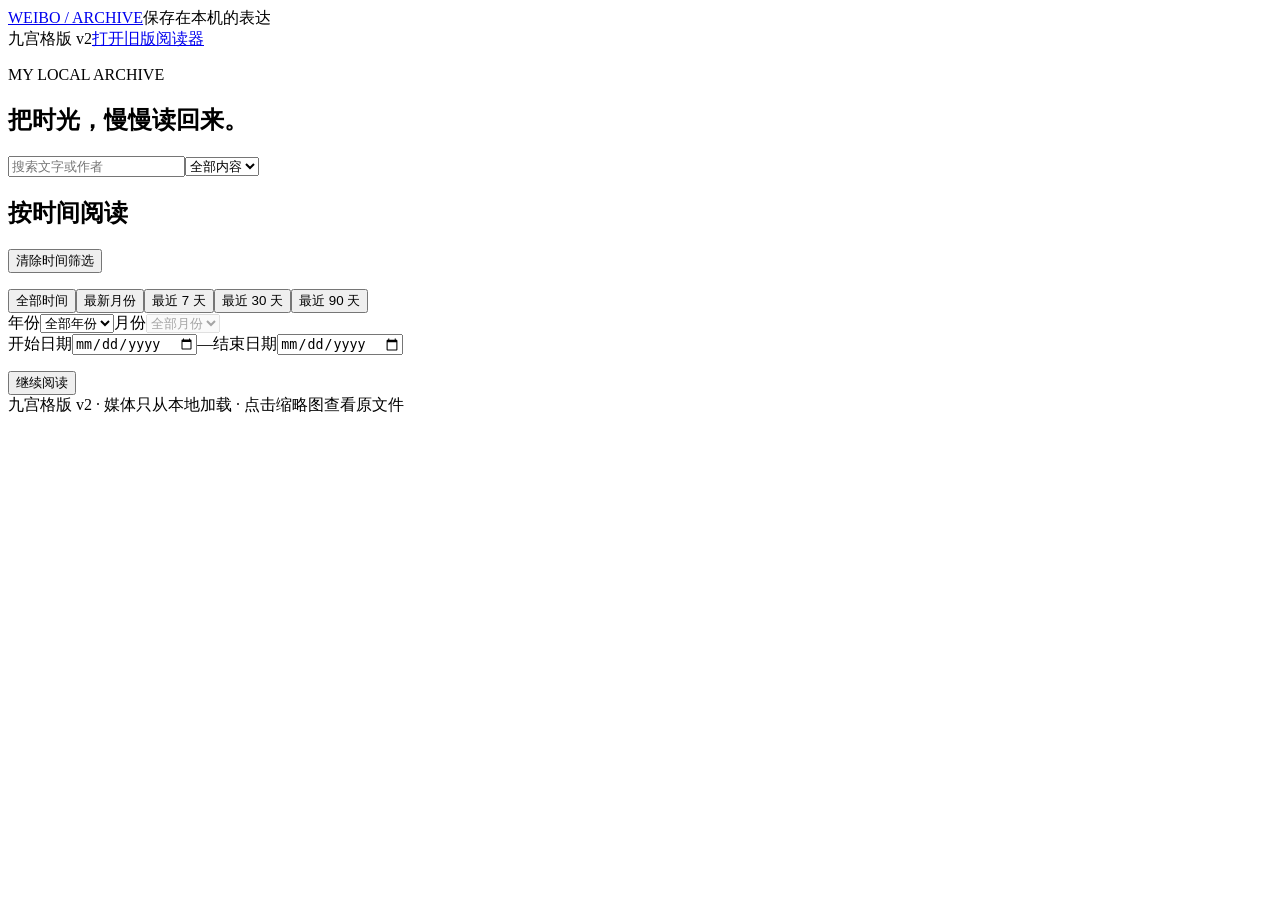
<file: static/reader-v2.html>
<!doctype html>
<html lang="zh-CN"><head><meta charset="utf-8"><meta name="viewport" content="width=device-width,initial-scale=1"><meta name="referrer" content="no-referrer"><title>微博时光档案 · 九宫格版 v2</title><style>/* READER_STYLE */</style></head>
<body><header><a href="#">WEIBO / ARCHIVE</a><span>保存在本机的表达</span></header><nav class="reader-versions" aria-label="阅读器版本"><span>九宫格版 v2</span><a href="reader.html">打开旧版阅读器</a><a id="legacy-snapshot" hidden>打开归档快照</a></nav><main>
<section class="intro"><p class="eyebrow">MY LOCAL ARCHIVE</p><h1>把时光，慢慢读回来。</h1><p id="summary"></p></section>
<section class="filters"><input id="search" placeholder="搜索文字或作者" aria-label="搜索文字或作者"><select id="kind" aria-label="媒体筛选"><option value="">全部内容</option><option value="image">含图片</option><option value="video">含视频</option></select></section>
<section class="time-filter" aria-labelledby="time-title">
  <div class="time-heading"><h2 id="time-title">按时间阅读</h2><button id="clear-dates" type="button">清除时间筛选</button></div>
  <p id="archive-extent" class="time-hint"></p>
  <div class="time-presets" role="group" aria-label="快捷时间范围">
    <button type="button" data-time-preset="all">全部时间</button><button type="button" data-time-preset="latest-month">最新月份</button><button type="button" data-time-preset="7">最近 7 天</button><button type="button" data-time-preset="30">最近 30 天</button><button type="button" data-time-preset="90">最近 90 天</button>
  </div>
  <div class="time-fields period-fields"><label>年份<select id="time-year" aria-label="按年份筛选"><option value="">全部年份</option></select></label><label>月份<select id="time-month" aria-label="按月份筛选" disabled><option value="">全部月份</option></select></label><div class="month-nav" id="month-nav" hidden><button id="older-month" type="button" title="跳到上一个有微博的月份">← 较早月份</button><button id="newer-month" type="button" title="跳到下一个有微博的月份">较新月份 →</button></div></div>
  <div class="time-fields custom-dates"><label>开始日期<input id="from" type="date" aria-label="开始日期" aria-describedby="range-hint range-error"></label><span class="range-separator" aria-hidden="true">—</span><label>结束日期<input id="to" type="date" aria-label="结束日期" aria-describedby="range-hint range-error"></label></div>
  <label id="unknown-dates-label" class="unknown-dates" hidden><input id="include-unknown" type="checkbox"><span id="unknown-dates-text"></span></label>
  <p id="range-hint" class="time-hint" role="status" aria-live="polite"></p><p id="range-error" class="range-error" role="alert" hidden></p>
</section>
<div id="empty" class="empty-state" hidden><p id="empty-message"></p><button id="empty-clear-dates" type="button">清除时间筛选</button></div>
<div id="posts"></div><button id="more">继续阅读</button></main><footer>九宫格版 v2 · 媒体只从本地加载 · 点击缩略图查看原文件</footer><script>/* ARCHIVE_DATA */
/* READER_SCRIPT */</script></body></html>
</file>
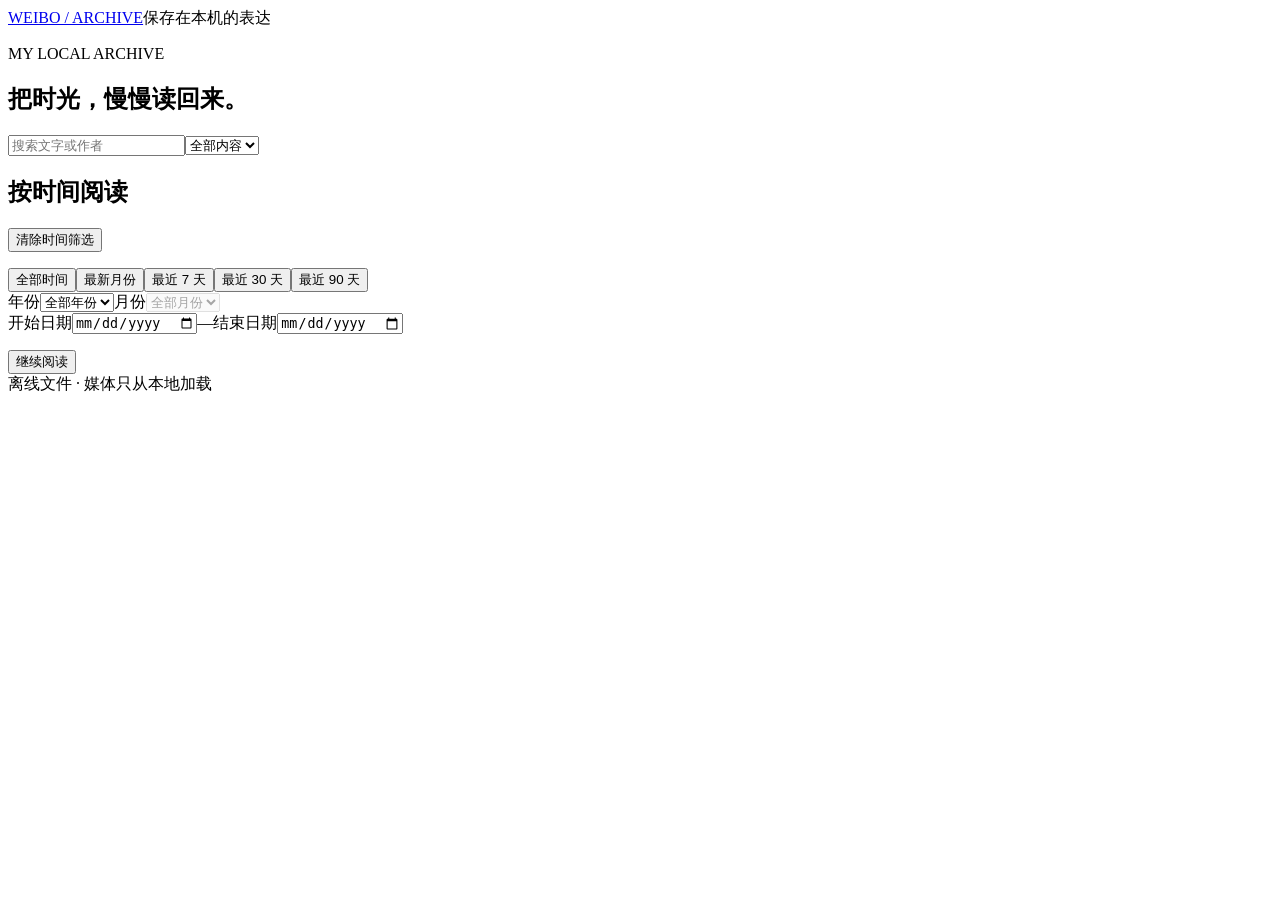
<file: static/reader.html>
<!doctype html>
<html lang="zh-CN"><head><meta charset="utf-8"><meta name="viewport" content="width=device-width,initial-scale=1"><meta name="referrer" content="no-referrer"><title>微博时光档案 · 离线阅读</title><style>/* READER_STYLE */</style></head>
<body><header><a href="#">WEIBO / ARCHIVE</a><span>保存在本机的表达</span></header><main>
<section class="intro"><p class="eyebrow">MY LOCAL ARCHIVE</p><h1>把时光，慢慢读回来。</h1><p id="summary"></p></section>
<section class="filters"><input id="search" placeholder="搜索文字或作者" aria-label="搜索文字或作者"><select id="kind" aria-label="媒体筛选"><option value="">全部内容</option><option value="image">含图片</option><option value="video">含视频</option></select></section>
<section class="time-filter" aria-labelledby="time-title">
  <div class="time-heading"><h2 id="time-title">按时间阅读</h2><button id="clear-dates" type="button">清除时间筛选</button></div>
  <p id="archive-extent" class="time-hint"></p>
  <div class="time-presets" role="group" aria-label="快捷时间范围">
    <button type="button" data-time-preset="all">全部时间</button><button type="button" data-time-preset="latest-month">最新月份</button><button type="button" data-time-preset="7">最近 7 天</button><button type="button" data-time-preset="30">最近 30 天</button><button type="button" data-time-preset="90">最近 90 天</button>
  </div>
  <div class="time-fields period-fields"><label>年份<select id="time-year" aria-label="按年份筛选"><option value="">全部年份</option></select></label><label>月份<select id="time-month" aria-label="按月份筛选" disabled><option value="">全部月份</option></select></label><div class="month-nav" id="month-nav" hidden><button id="older-month" type="button" title="跳到上一个有微博的月份">← 较早月份</button><button id="newer-month" type="button" title="跳到下一个有微博的月份">较新月份 →</button></div></div>
  <div class="time-fields custom-dates"><label>开始日期<input id="from" type="date" aria-label="开始日期" aria-describedby="range-hint range-error"></label><span class="range-separator" aria-hidden="true">—</span><label>结束日期<input id="to" type="date" aria-label="结束日期" aria-describedby="range-hint range-error"></label></div>
  <label id="unknown-dates-label" class="unknown-dates" hidden><input id="include-unknown" type="checkbox"><span id="unknown-dates-text"></span></label>
  <p id="range-hint" class="time-hint" role="status" aria-live="polite"></p><p id="range-error" class="range-error" role="alert" hidden></p>
</section>
<div id="empty" class="empty-state" hidden><p id="empty-message"></p><button id="empty-clear-dates" type="button">清除时间筛选</button></div>
<div id="posts"></div><button id="more">继续阅读</button></main><footer>离线文件 · 媒体只从本地加载</footer><script>/* ARCHIVE_DATA */
/* READER_SCRIPT */</script></body></html>
</file>
